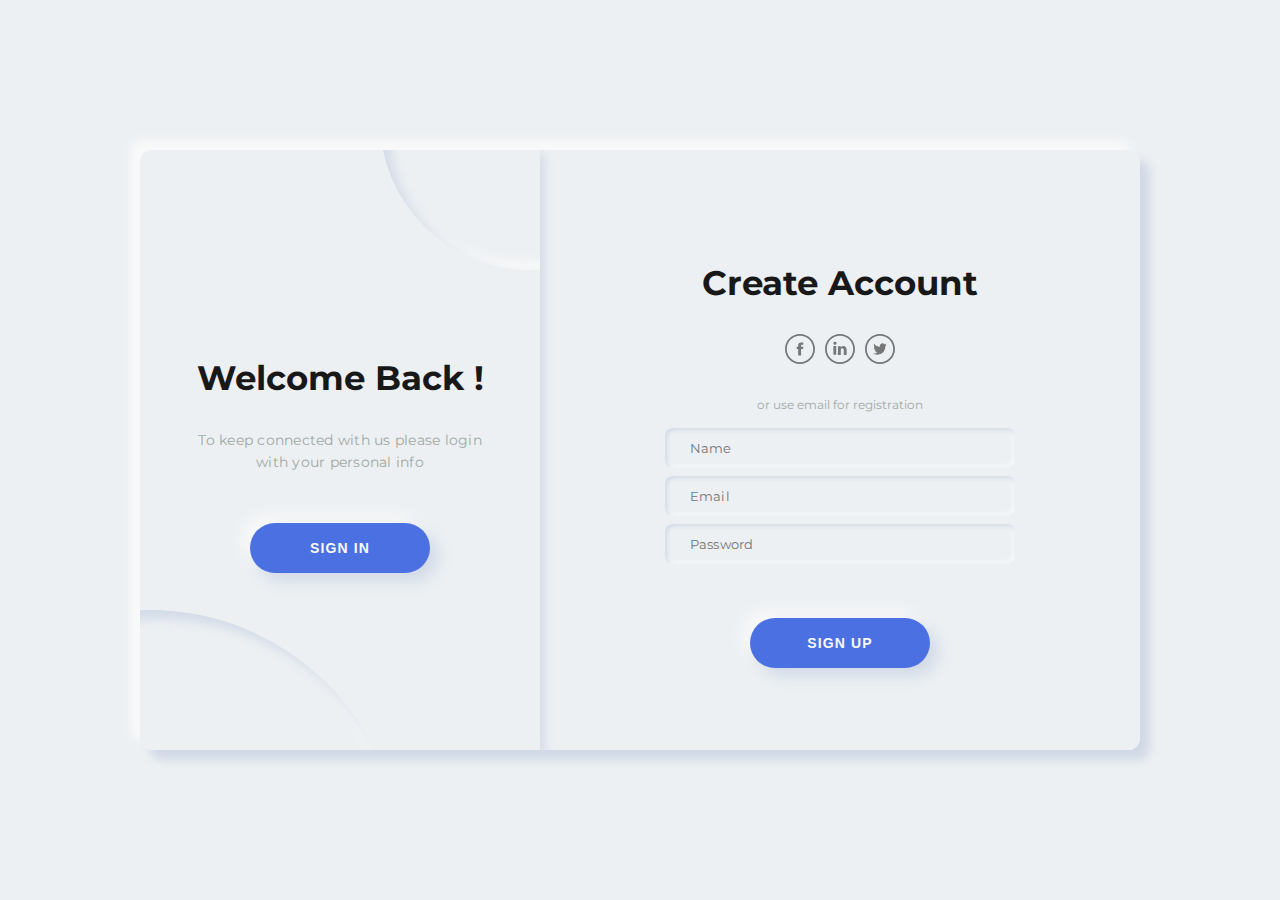
<file: virtual herbal garden 2/login.html>
<!DOCTYPE html>
<html lang="en">
<head>
    <meta charset="UTF-8">
    <meta name="viewport" content="width=device-width, initial-scale=1.0">
    <title>Document</title>
    <link rel="stylesheet" href="style2.css">
    <link href="https://fonts.googleapis.com/css2?family=Montserrat:wght@400;700;800&display=swap" rel="stylesheet">
</head>
<body>
   
    <div class="main">
        <div class="container a-container" id="a-container">
          <form class="form" id="a-form" method="" action="">
            <h2 class="form_title title">Create Account</h2>
            <div class="form__icons"><img class="form__icon" src="[data-uri]" alt=""><img class="form__icon" src="[data-uri]"><img class="form__icon" src="[data-uri]"></div><span class="form__span">or use email for registration</span>
            <input class="form__input" type="text" placeholder="Name">
            <input class="form__input" type="text" placeholder="Email">
            <input class="form__input" type="password" placeholder="Password">
            <button class="form__button button submit">SIGN UP</button>
          </form>
        </div>
        <div class="container b-container" id="b-container">
          <form class="form" id="b-form" method="" action="">
            <h2 class="form_title title">Sign in to Website</h2>
            <div class="form__icons"><img class="form__icon" src="[data-uri]" alt=""><img class="form__icon" src="[data-uri]"><img class="form__icon" src="[data-uri]"></div><span class="form__span">or use your email account</span>
            <input class="form__input" type="text" placeholder="Email">
            <input class="form__input" type="password" placeholder="Password"><a class="form__link">Forgot your password?</a>
            <button class="form__button button submit">SIGN IN</button>
          </form>
        </div>
        <div class="switch" id="switch-cnt">
          <div class="switch__circle"></div>
          <div class="switch__circle switch__circle--t"></div>
          <div class="switch__container" id="switch-c1">
            <h2 class="switch__title title">Welcome Back !</h2>
            <p class="switch__description description">To keep connected with us please login with your personal info</p>
            <button class="switch__button button switch-btn">SIGN IN</button>
          </div>
          <div class="switch__container is-hidden" id="switch-c2">
            <h2 class="switch__title title">Hello Friend !</h2>
            <p class="switch__description description">Enter your personal details and start journey with us</p>
            <button class="switch__button button switch-btn">SIGN UP</button>
          </div>
        </div>
      </div>


      <script>
        /*
		Designed by: SELECTO
		Original image: https://dribbble.com/shots/5311359-Diprella-Login
*/

let switchCtn = document.querySelector("#switch-cnt");
let switchC1 = document.querySelector("#switch-c1");
let switchC2 = document.querySelector("#switch-c2");
let switchCircle = document.querySelectorAll(".switch__circle");
let switchBtn = document.querySelectorAll(".switch-btn");
let aContainer = document.querySelector("#a-container");
let bContainer = document.querySelector("#b-container");
let allButtons = document.querySelectorAll(".submit");

let getButtons = (e) => e.preventDefault()

let changeForm = (e) => {

    switchCtn.classList.add("is-gx");
    setTimeout(function(){
        switchCtn.classList.remove("is-gx");
    }, 1500)

    switchCtn.classList.toggle("is-txr");
    switchCircle[0].classList.toggle("is-txr");
    switchCircle[1].classList.toggle("is-txr");

    switchC1.classList.toggle("is-hidden");
    switchC2.classList.toggle("is-hidden");
    aContainer.classList.toggle("is-txl");
    bContainer.classList.toggle("is-txl");
    bContainer.classList.toggle("is-z200");
}

let mainF = (e) => {
    for (var i = 0; i < allButtons.length; i++)
        allButtons[i].addEventListener("click", getButtons );
    for (var i = 0; i < switchBtn.length; i++)
        switchBtn[i].addEventListener("click", changeForm)
}

window.addEventListener("load", mainF);
      </script>
</body>
</html>
</file>
<file: virtual herbal garden 2/style2.css>
*, *::after, *::before {
    margin: 0;
    padding: 0;
    box-sizing: border-box;
    user-select: none;
  }
  
  /* Generic */
  body , .cd__main{
    width: 100%;
    height: 100vh;
    display: flex;
    justify-content: center;
    align-items: center;
    font-family: "Montserrat", sans-serif;
    font-size: 12px;
    background-color: #ecf0f3 !important;
    color: #a0a8a3;
  }
  
  /**/
  .main {
    position: relative;
    width: 1000px;
    min-width: 1000px;
    min-height: 600px;
    height: 600px;
    padding: 25px;
    background-color: #ecf0f3;
    box-shadow: 10px 10px 10px #d1d9e6, -10px -10px 10px #f9f9f9;
    border-radius: 12px;
    overflow: hidden;
  }
  @media (max-width: 1200px) {
    .main {
      transform: scale(0.7);
    }
  }
  @media (max-width: 1000px) {
    .main {
      transform: scale(0.6);
    }
  }
  @media (max-width: 800px) {
    .main {
      transform: scale(0.5);
    }
  }
  @media (max-width: 600px) {
    .main {
      transform: scale(0.4);
    }
  }
  
  .container {
    display: flex;
    justify-content: center;
    align-items: center;
    position: absolute;
    top: 0;
    width: 600px;
    height: 100%;
    padding: 25px;
    background-color: #ecf0f3;
    transition: 1.25s;
  }
  
  .form {
    display: flex;
    justify-content: center;
    align-items: center;
    flex-direction: column;
    width: 100%;
    height: 100%;
  }
  .form__icon {
    object-fit: contain;
    width: 30px;
    margin: 0 5px;
    opacity: 0.5;
    transition: 0.15s;
  }
  .form__icon:hover {
    opacity: 1;
    transition: 0.15s;
    cursor: pointer;
  }
  .form__input {
    width: 350px;
    height: 40px;
    margin: 4px 0;
    padding-left: 25px;
    font-size: 13px;
    letter-spacing: 0.15px;
    border: none;
    outline: none;
    font-family: "Montserrat", sans-serif;
    background-color: #ecf0f3;
    transition: 0.25s ease;
    border-radius: 8px;
    box-shadow: inset 2px 2px 4px #d1d9e6, inset -2px -2px 4px #f9f9f9;
  }
  .form__input:focus {
    box-shadow: inset 4px 4px 4px #d1d9e6, inset -4px -4px 4px #f9f9f9;
  }
  .form__span {
    margin-top: 30px;
    margin-bottom: 12px;
  }
  .form__link {
    color: #181818;
    font-size: 15px;
    margin-top: 25px;
    border-bottom: 1px solid #a0a5a8;
    line-height: 2;
  }
  
  .title {
    font-size: 34px;
    font-weight: 700;
    line-height: 3;
    color: #181818;
  }
  
  .description {
    font-size: 14px;
    letter-spacing: 0.25px;
    text-align: center;
    line-height: 1.6;
  }
  
  .button {
    width: 180px;
    height: 50px;
    border-radius: 25px;
    margin-top: 50px;
    font-weight: 700;
    font-size: 14px;
    letter-spacing: 1.15px;
    background-color: #4B70E2;
    color: #f9f9f9;
    box-shadow: 8px 8px 16px #d1d9e6, -8px -8px 16px #f9f9f9;
    border: none;
    outline: none;
  }
  
  /**/
  .a-container {
    z-index: 100;
    left: calc(100% - 600px );
  }
  
  .b-container {
    left: calc(100% - 600px );
    z-index: 0;
  }
  
  .switch {
    display: flex;
    justify-content: center;
    align-items: center;
    position: absolute;
    top: 0;
    left: 0;
    height: 100%;
    width: 400px;
    padding: 50px;
    z-index: 200;
    transition: 1.25s;
    background-color: #ecf0f3;
    overflow: hidden;
    box-shadow: 4px 4px 10px #d1d9e6, -4px -4px 10px #f9f9f9;
  }
  .switch__circle {
    position: absolute;
    width: 500px;
    height: 500px;
    border-radius: 50%;
    background-color: #ecf0f3;
    box-shadow: inset 8px 8px 12px #d1d9e6, inset -8px -8px 12px #f9f9f9;
    bottom: -60%;
    left: -60%;
    transition: 1.25s;
  }
  .switch__circle--t {
    top: -30%;
    left: 60%;
    width: 300px;
    height: 300px;
  }
  .switch__container {
    display: flex;
    justify-content: center;
    align-items: center;
    flex-direction: column;
    position: absolute;
    width: 400px;
    padding: 50px 55px;
    transition: 1.25s;
  }
  .switch__button {
    cursor: pointer;
  }
  .switch__button:hover {
    box-shadow: 6px 6px 10px #d1d9e6, -6px -6px 10px #f9f9f9;
    transform: scale(0.985);
    transition: 0.25s;
  }
  .switch__button:active, .switch__button:focus {
    box-shadow: 2px 2px 6px #d1d9e6, -2px -2px 6px #f9f9f9;
    transform: scale(0.97);
    transition: 0.25s;
  }
  
  /**/
  .is-txr {
    left: calc(100% - 400px );
    transition: 1.25s;
    transform-origin: left;
  }
  
  .is-txl {
    left: 0;
    transition: 1.25s;
    transform-origin: right;
  }
  
  .is-z200 {
    z-index: 200;
    transition: 1.25s;
  }
  
  .is-hidden {
    visibility: hidden;
    opacity: 0;
    position: absolute;
    transition: 1.25s;
  }
  
  .is-gx {
    animation: is-gx 1.25s;
  }
  
  @keyframes is-gx {
    0%, 10%, 100% {
      width: 400px;
    }
    30%, 50% {
      width: 500px;
    }
  }
</file>
